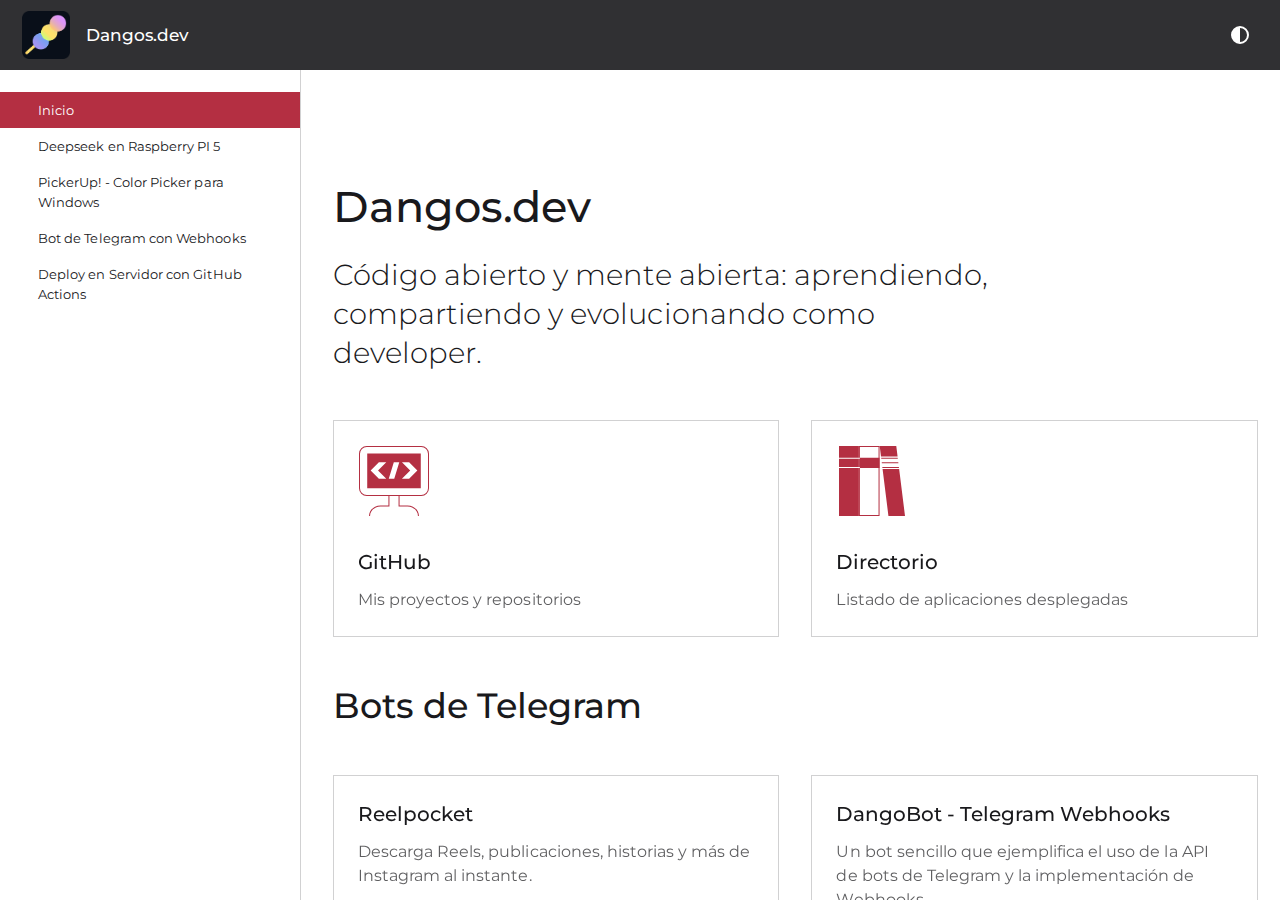
<file: index.html>
<!DOCTYPE html>
<html lang="en-US">
<meta charset="utf-8">
<title>You will be redirected shortly</title>
<meta http-equiv="refresh" content="0; url=dangos-dev.html">
<h1>Redirecting&hellip;</h1>
<a href="dangos-dev.html">Click here if you are not redirected.</a>
<script>location = "dangos-dev.html"</script>
</html>
</file>
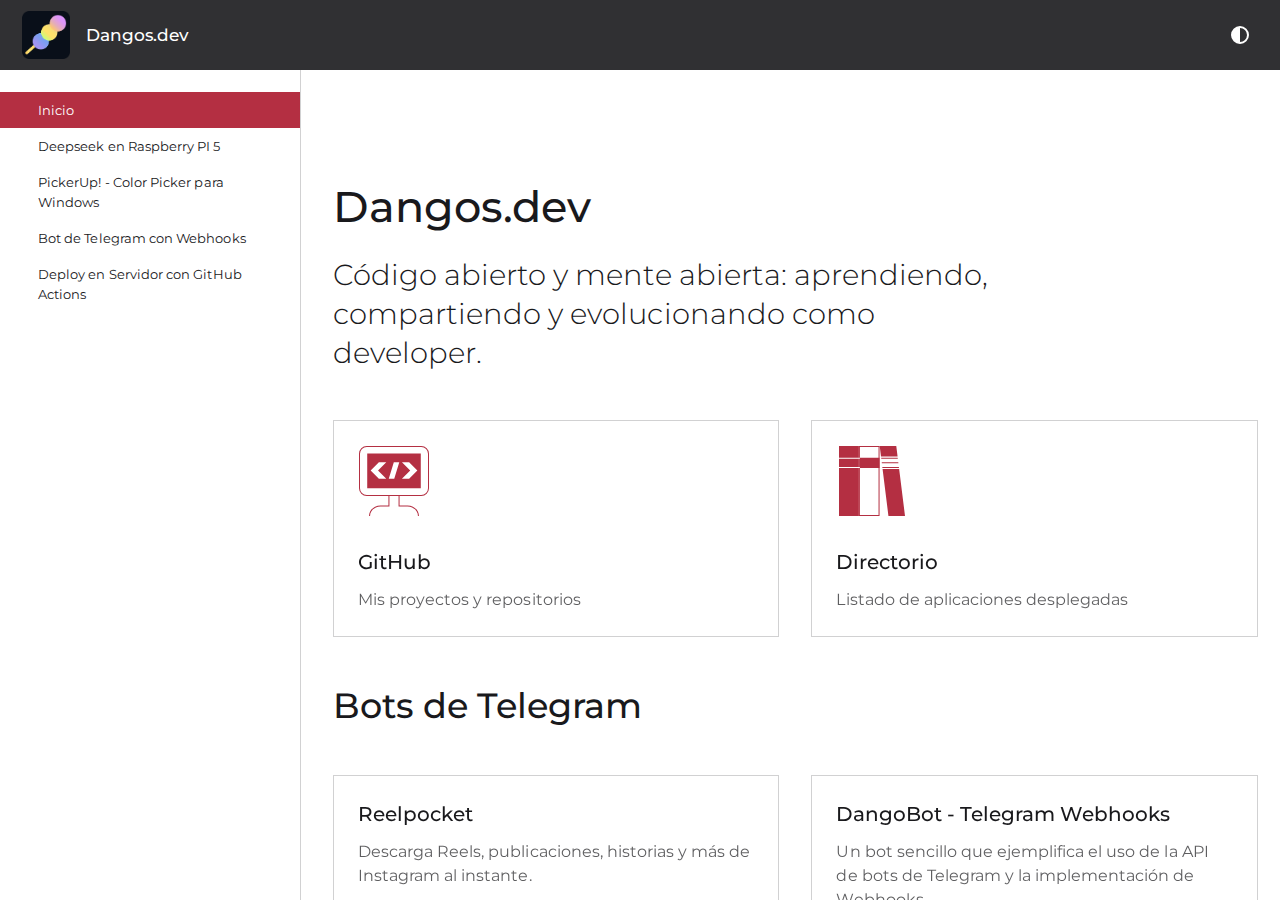
<file: dangos-dev.html>
<!DOCTYPE html SYSTEM "about:legacy-compat">
<html lang="en-US" data-preset="contrast" data-primary-color="#B42F42"><head><meta http-equiv="Content-Type" content="text/html; charset=UTF-8"><meta charset="UTF-8"><meta name="robots" content="noindex"><meta name="built-on" content="2025-02-25T22:31:03.8497214"><title>Inicio | Dangos.dev</title><script type="application/json" id="virtual-toc-data">[]</script><script type="application/json" id="topic-shortcuts"></script><link href="frontend/app.css" rel="stylesheet"><link href="static/custom.css" rel="stylesheet"><link rel="icon" type="image/png" sizes="16x16" href="images/logo-dango.png"><meta name="image" content=""><!-- Open Graph --><meta property="og:title" content="Inicio | Dangos.dev"><meta property="og:description" content=""><meta property="og:image" content=""><meta property="og:site_name" content="Dangos.dev Help"><meta property="og:type" content="website"><meta property="og:locale" content="en_US"><meta property="og:url" content="writerside-documentation/dangos-dev.html"><!-- End Open Graph --><!-- Twitter Card --><meta name="twitter:card" content="summary_large_image"><meta name="twitter:site" content=""><meta name="twitter:title" content="Inicio | Dangos.dev"><meta name="twitter:description" content=""><meta name="twitter:creator" content=""><meta name="twitter:image:src" content=""><!-- End Twitter Card --><!-- Schema.org WebPage --><script type="application/ld+json">{
    "@context": "http://schema.org",
    "@type": "WebPage",
    "@id": "writerside-documentation/dangos-dev.html#webpage",
    "url": "writerside-documentation/dangos-dev.html",
    "name": "Inicio | Dangos.dev",
    "description": "",
    "image": "",
    "inLanguage":"en-US"
}</script><!-- End Schema.org --><!-- Schema.org WebSite --><script type="application/ld+json">{
    "@type": "WebSite",
    "@id": "writerside-documentation/#website",
    "url": "writerside-documentation/",
    "name": "Dangos.dev Help"
}</script><!-- End Schema.org --></head><body data-id="Dangos-dev" data-main-title="Inicio" data-article-props="{&quot;seeAlsoStyle&quot;:&quot;links&quot;}" data-topic="starting-page-dangos-dev.json" data-template="section-page" data-breadcrumbs=""><script src="frontend/app.js"></script></body></html>
</file>
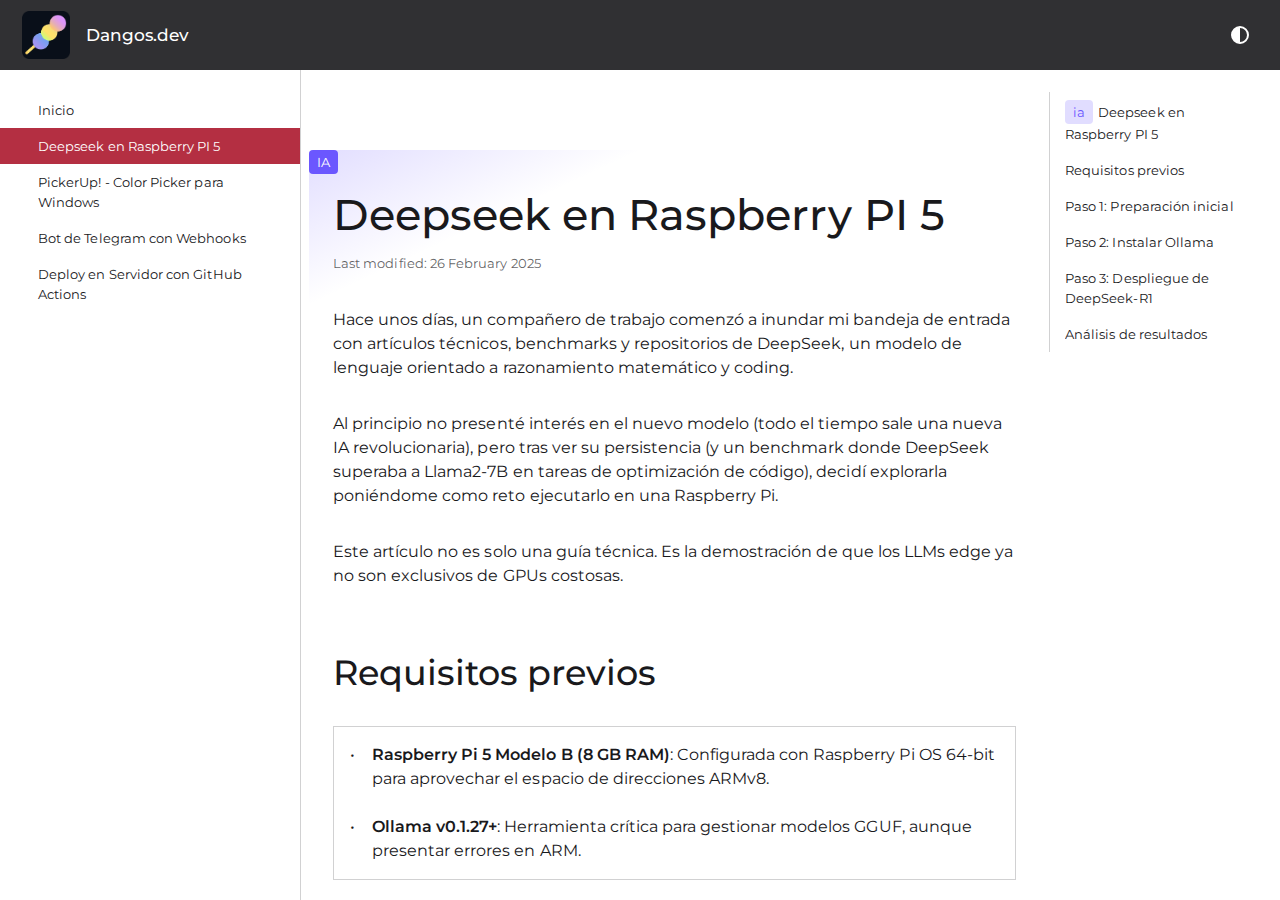
<file: deepseek-en-raspberry-pi-5.html>
<!DOCTYPE html SYSTEM "about:legacy-compat">
<html lang="en-US" data-preset="contrast" data-primary-color="#B42F42"><head><meta http-equiv="Content-Type" content="text/html; charset=UTF-8"><meta charset="UTF-8"><meta name="robots" content="noindex"><meta name="built-on" content="2025-02-25T22:31:03.8519723"><title>Deepseek en Raspberry PI 5 | Dangos.dev</title><script type="application/json" id="virtual-toc-data">[{"id":"yhokhp_6","level":0,"title":"Requisitos previos","anchor":"#yhokhp_6"},{"id":"yhokhp_7","level":0,"title":"Paso 1: Preparación inicial","anchor":"#yhokhp_7"},{"id":"yhokhp_8","level":0,"title":"Paso 2: Instalar Ollama","anchor":"#yhokhp_8"},{"id":"yhokhp_9","level":0,"title":"Paso 3: Despliegue de DeepSeek-R1","anchor":"#yhokhp_9"},{"id":"yhokhp_10","level":0,"title":"Análisis de resultados","anchor":"#yhokhp_10"}]</script><script type="application/json" id="topic-shortcuts"></script><link href="frontend/app.css" rel="stylesheet"><link href="static/custom.css" rel="stylesheet"><link rel="icon" type="image/png" sizes="16x16" href="images/logo-dango.png"><meta name="image" content=""><!-- Open Graph --><meta property="og:title" content="Deepseek en Raspberry PI 5 | Dangos.dev"><meta property="og:description" content=""><meta property="og:image" content=""><meta property="og:site_name" content="Dangos.dev Help"><meta property="og:type" content="website"><meta property="og:locale" content="en_US"><meta property="og:url" content="writerside-documentation/deepseek-en-raspberry-pi-5.html"><!-- End Open Graph --><!-- Twitter Card --><meta name="twitter:card" content="summary_large_image"><meta name="twitter:site" content=""><meta name="twitter:title" content="Deepseek en Raspberry PI 5 | Dangos.dev"><meta name="twitter:description" content=""><meta name="twitter:creator" content=""><meta name="twitter:image:src" content=""><!-- End Twitter Card --><!-- Schema.org WebPage --><script type="application/ld+json">{
    "@context": "http://schema.org",
    "@type": "WebPage",
    "@id": "writerside-documentation/deepseek-en-raspberry-pi-5.html#webpage",
    "url": "writerside-documentation/deepseek-en-raspberry-pi-5.html",
    "name": "Deepseek en Raspberry PI 5 | Dangos.dev",
    "description": "",
    "image": "",
    "inLanguage":"en-US"
}</script><!-- End Schema.org --><!-- Schema.org WebSite --><script type="application/ld+json">{
    "@type": "WebSite",
    "@id": "writerside-documentation/#website",
    "url": "writerside-documentation/",
    "name": "Dangos.dev Help"
}</script><!-- End Schema.org --></head><body data-id="Deepseek-en-Raspberry-PI-5" data-main-title="Deepseek en Raspberry PI 5" data-article-props="{&quot;seeAlsoStyle&quot;:&quot;links&quot;}" data-template="article" data-breadcrumbs=""><div class="wrapper"><main class="panel _main"><header class="panel__header"><div class="container"><h3>Dangos.dev  Help</h3><div class="panel-trigger"></div></div></header><section class="panel__content"><div class="container"><article class="article" data-shortcut-switcher="inactive"><h1 data-toc="Deepseek-en-Raspberry-PI-5" data-label-id="ia" id="Deepseek-en-Raspberry-PI-5.topic">Deepseek en Raspberry PI 5</h1><p id="yhokhp_3">Hace unos d&iacute;as, un compa&ntilde;ero de trabajo comenz&oacute; a inundar mi bandeja de entrada con art&iacute;culos t&eacute;cnicos, benchmarks y repositorios de DeepSeek, un modelo de lenguaje orientado a razonamiento matem&aacute;tico y coding.</p><p id="yhokhp_4">Al principio no present&eacute; inter&eacute;s en el nuevo modelo (todo el tiempo sale una nueva IA revolucionaria), pero tras ver su persistencia (y un benchmark donde DeepSeek superaba a Llama2-7B en tareas de optimizaci&oacute;n de c&oacute;digo), decid&iacute; explorarla poni&eacute;ndome como reto ejecutarlo en una Raspberry Pi.</p><p id="yhokhp_5">Este art&iacute;culo no es solo una gu&iacute;a t&eacute;cnica. Es la demostraci&oacute;n de que los LLMs edge ya no son exclusivos de GPUs costosas.</p><section class="chapter"><h2 id="yhokhp_6" data-toc="yhokhp_6">Requisitos previos</h2><section class="procedure-steps" id="yhokhp_11"><ul class="list _bullet" id="yhokhp_12"><li class="list__item" id="yhokhp_13"><p><b id="yhokhp_15">Raspberry Pi 5 Modelo B (8 GB RAM)</b>: Configurada con Raspberry Pi OS 64-bit para aprovechar el espacio de direcciones ARMv8.</p></li><li class="list__item" id="yhokhp_14"><p><b id="yhokhp_16">Ollama v0.1.27+</b>: Herramienta cr&iacute;tica para gestionar modelos GGUF, aunque presentar errores en ARM.</p></li></ul><ol class="list _decimal"></ol></section></section><section class="chapter"><h2 id="yhokhp_7" data-toc="yhokhp_7">Paso 1: Preparaci&oacute;n inicial</h2><section class="procedure-steps" id="yhokhp_17"><ol class="list _decimal"><li class="list__item" id="yhokhp_18"><p><b id="yhokhp_21">Acceso remoto</b>: Configur&eacute; SSH con claves RSA para seguridad, usando JetBrains Gateway por integraci&oacute;n con el IDE.</p></li><li class="list__item" id="yhokhp_19"><p><b id="yhokhp_22">Actualizaci&oacute;n de paquetes</b>: Esencial para evitar conflictos con bibliotecas compartidas: </p><div class="code-block" data-lang="bash">
                    sudo apt update
                    sudo apt upgrade -y
                </div></li><li class="list__item" id="yhokhp_20"><p>El paquete curl suele venir preinstalado en Raspberry Pi OS, pero es recomendable verificarlo. </p><div class="code-block" data-lang="bash">
                    sudo apt install curl -y
                </div></li></ol></section></section><section class="chapter"><h2 id="yhokhp_8" data-toc="yhokhp_8">Paso 2: Instalar Ollama</h2><section class="procedure-steps" id="yhokhp_25"><p>Ollama es un marco ligero para ejecutar LLMs localmente. Aunque no es oficialmente compatible con ARM, funciona en Raspberry Pi 5 usando la versi&oacute;n Linux ARM64: </p><ol class="list _decimal"><li class="list__item" id="yhokhp_26"><p>Descargar e instalar Ollama: </p><div class="code-block" data-lang="bash">
                    curl -fsSL https://ollama.com/install.sh | sh
                </div></li><li class="list__item" id="yhokhp_27"><p>Verificar la instalaci&oacute;n: </p><div class="code-block" data-lang="bash">
                    ollama --version
                    # Debe mostrar: &quot;ollama version 0.1.x&quot;
                </div></li></ol></section></section><section class="chapter"><h2 id="yhokhp_9" data-toc="yhokhp_9">Paso 3: Despliegue de DeepSeek-R1</h2><section class="procedure-steps" id="yhokhp_30"><ol class="list _decimal"><li class="list__item" id="yhokhp_31"><p><b id="yhokhp_33">Descarga y ejecuci&oacute;n</b>: </p><div class="code-block" data-lang="bash">
                ollama run deepseek-r1:1.5b
            </div></li><li class="list__item" id="yhokhp_32"><p><b id="yhokhp_35">Prueba de concepto</b>: </p><figure id="yhokhp_36"><a href="images/deepseek_demo1.png" class="lightbox"><img alt="Respondiendo a la pregunta '&iquest;Qu&eacute; es una derivada?'" src="images/deepseek_demo1.png" title="Respondiendo a la pregunta '&iquest;Qu&eacute; es una derivada?'" width="200" height="227"></a></figure></li></ol></section></section><section class="chapter"><h2 id="yhokhp_10" data-toc="yhokhp_10">An&aacute;lisis de resultados</h2><div class="table-wrapper"><table class="wide" id="yhokhp_37"><thead><tr class="ijRowHead" id="yhokhp_41"><th id="yhokhp_44"><p>M&eacute;trica</p></th><th id="yhokhp_45"><p>Valor</p></th><th id="yhokhp_46"><p>Implicaci&oacute;n t&eacute;cnica</p></th></tr></thead><tbody><tr id="yhokhp_42"><td id="yhokhp_47"><p>Uso de RAM</p></td><td id="yhokhp_48"><p>3.8 GB</p></td><td id="yhokhp_49"><p>Requiere gesti&oacute;n activa de swap en Pi de 4 GB</p></td></tr><tr id="yhokhp_43"><td id="yhokhp_50"><p>Temperatura CPU</p></td><td id="yhokhp_51"><p>72&deg;C (sin cooling activo)</p></td><td id="yhokhp_52"><p>Necesidad de disipador pasivo</p></td></tr></tbody></table></div><p id="yhokhp_38">Debido a la gran cantidad de recursos que puede consumir ejecutar un modelo de inteligencia artificial localmente, es recomendable tener suficiente memoria y procesamiento.</p><p id="yhokhp_39">Disponer de una GPU, aumentar el swap, usar modelos destilados y monitorear la ventilaci&oacute;n son actividades que ayudar&aacute;n a la ejecuci&oacute;n flu&iacute;da del modelo.</p><div class="code-block" data-lang="bash">
                # Aumentar el swap modificando CONF_SWAPSIZE=4096, por ejemplo
                sudo nano /etc/dphys-swapfile
                sudo systemctl restart dphys-swapfile
            </div></section><p> &iquest;Vali&oacute; la pena el intento? Absolutamente. Como prueba de concepto, demuestra que los LLMs accesibles ya est&aacute;n aqu&iacute;.</p><div class="last-modified">Last modified: 26 February 2025</div><div data-feedback-placeholder="true"></div><div class="navigation-links _bottom"><a href="dangos-dev.html" class="navigation-links__prev">Inicio</a><a href="pickerup.html" class="navigation-links__next">PickerUp! - Color Picker para Windows</a></div></article><div id="disqus_thread"></div></div></section></main></div><script src="frontend/app.js"></script></body></html>
</file>
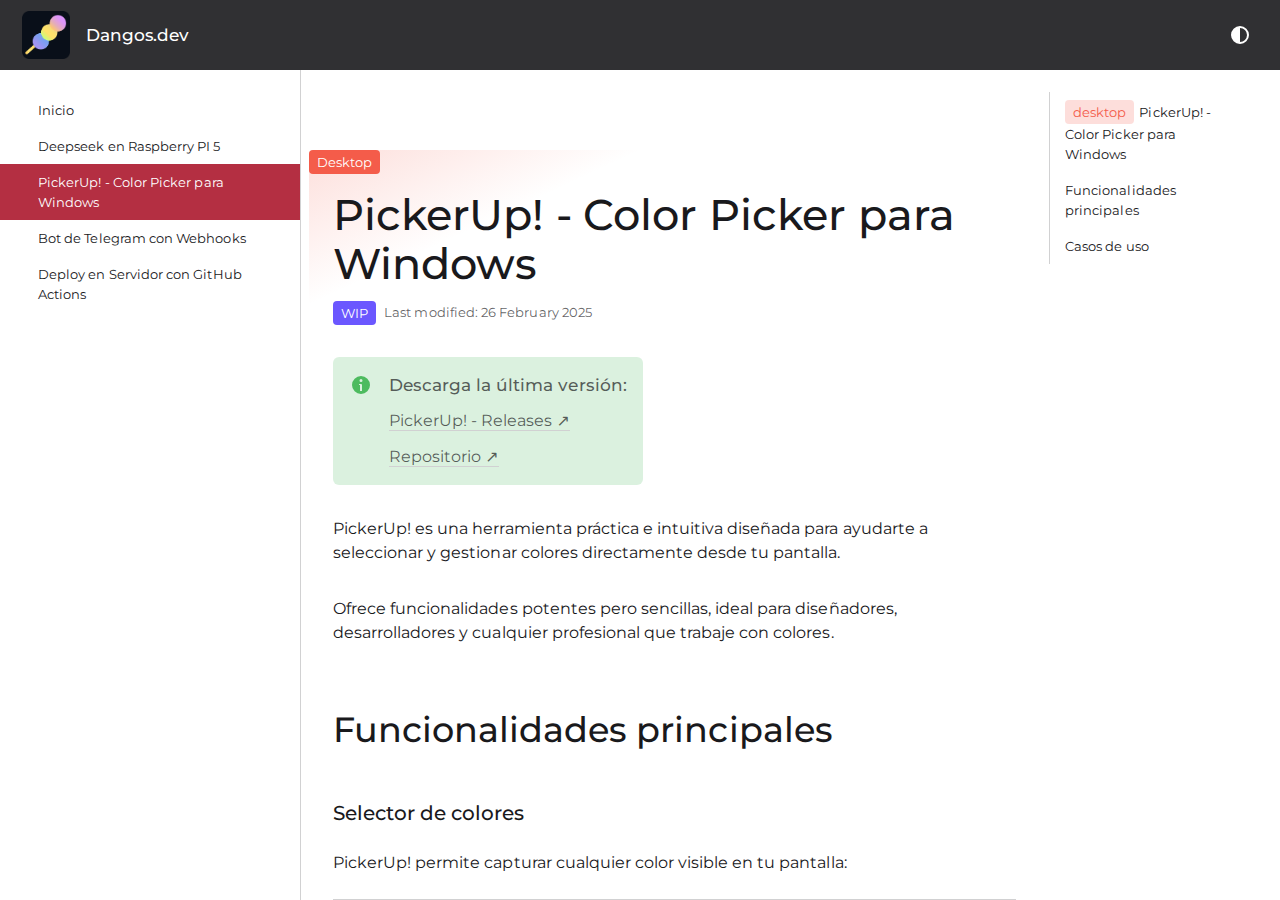
<file: pickerup.html>
<!DOCTYPE html SYSTEM "about:legacy-compat">
<html lang="en-US" data-preset="contrast" data-primary-color="#B42F42"><head><meta http-equiv="Content-Type" content="text/html; charset=UTF-8"><meta charset="UTF-8"><meta name="robots" content="noindex"><meta name="built-on" content="2025-02-25T22:31:03.8497214"><title>PickerUp! - Color Picker para Windows | Dangos.dev</title><script type="application/json" id="virtual-toc-data">[{"id":"-nimrx5_7","level":0,"title":"Funcionalidades principales","anchor":"#-nimrx5_7"},{"id":"-nimrx5_8","level":0,"title":"Casos de uso","anchor":"#-nimrx5_8"}]</script><script type="application/json" id="topic-shortcuts"></script><link href="frontend/app.css" rel="stylesheet"><link href="static/custom.css" rel="stylesheet"><link rel="icon" type="image/png" sizes="16x16" href="images/logo-dango.png"><meta name="image" content=""><!-- Open Graph --><meta property="og:title" content="PickerUp! - Color Picker para Windows | Dangos.dev"><meta property="og:description" content=""><meta property="og:image" content=""><meta property="og:site_name" content="Dangos.dev Help"><meta property="og:type" content="website"><meta property="og:locale" content="en_US"><meta property="og:url" content="writerside-documentation/pickerup.html"><!-- End Open Graph --><!-- Twitter Card --><meta name="twitter:card" content="summary_large_image"><meta name="twitter:site" content=""><meta name="twitter:title" content="PickerUp! - Color Picker para Windows | Dangos.dev"><meta name="twitter:description" content=""><meta name="twitter:creator" content=""><meta name="twitter:image:src" content=""><!-- End Twitter Card --><!-- Schema.org WebPage --><script type="application/ld+json">{
    "@context": "http://schema.org",
    "@type": "WebPage",
    "@id": "writerside-documentation/pickerup.html#webpage",
    "url": "writerside-documentation/pickerup.html",
    "name": "PickerUp! - Color Picker para Windows | Dangos.dev",
    "description": "",
    "image": "",
    "inLanguage":"en-US"
}</script><!-- End Schema.org --><!-- Schema.org WebSite --><script type="application/ld+json">{
    "@type": "WebSite",
    "@id": "writerside-documentation/#website",
    "url": "writerside-documentation/",
    "name": "Dangos.dev Help"
}</script><!-- End Schema.org --></head><body data-id="PickerUp" data-main-title="PickerUp! - Color Picker para Windows" data-article-props="{&quot;seeAlsoStyle&quot;:&quot;links&quot;}" data-template="article" data-breadcrumbs=""><div class="wrapper"><main class="panel _main"><header class="panel__header"><div class="container"><h3>Dangos.dev  Help</h3><div class="panel-trigger"></div></div></header><section class="panel__content"><div class="container"><article class="article" data-shortcut-switcher="inactive"><h1 data-toc="PickerUp" data-label-id="desktop" data-annotation-ids="wip" id="PickerUp.topic">PickerUp! - Color Picker para Windows</h1><aside class="prompt" data-type="note" data-title="Descarga la última versión:" id="-nimrx5_4"><p id="-nimrx5_10"></p><p id="-nimrx5_11"><a href="https://github.com/dangos-dev/PickerUp/releases" id="-nimrx5_13" data-external="true" rel="noopener noreferrer">PickerUp! - Releases</a></p><p id="-nimrx5_12"><a href="https://github.com/dangos-dev/PickerUp" id="-nimrx5_14" data-external="true" rel="noopener noreferrer">Repositorio</a></p></aside><p id="-nimrx5_5">PickerUp! es una herramienta pr&aacute;ctica e intuitiva dise&ntilde;ada para ayudarte a seleccionar y gestionar colores directamente desde tu pantalla.</p><p id="-nimrx5_6">Ofrece funcionalidades potentes pero sencillas, ideal para dise&ntilde;adores, desarrolladores y cualquier profesional que trabaje con colores.</p><section class="chapter"><h2 id="-nimrx5_7" data-toc="-nimrx5_7">Funcionalidades principales</h2><section class="chapter"><h3 id="-nimrx5_15" data-toc="-nimrx5_15">Selector de colores</h3><p id="-nimrx5_20">PickerUp! permite capturar cualquier color visible en tu pantalla:</p><section class="procedure-steps"><h3 id="-nimrx5_21" data-toc="-nimrx5_21">Uso</h3><ol class="list _decimal"><li class="list__item" id="-nimrx5_22"><p>Presiona ALT + D para activar el selector.</p></li><li class="list__item" id="-nimrx5_23"><p>Mueve el cursor sobre el &aacute;rea deseada para capturar el color.</p></li><li class="list__item" id="-nimrx5_24"><p>El c&oacute;digo del color se mostrar&aacute; en el formato elegido (por defecto: hexadecimal).</p></li></ol></section></section><section class="chapter"><h3 id="-nimrx5_16" data-toc="-nimrx5_16">Vista previa del color</h3><p>Tras seleccionar un color, PickerUp! muestra una previsualizaci&oacute;n para confirmar visualmente el tono exacto.</p></section><section class="chapter"><h3 id="-nimrx5_17" data-toc="-nimrx5_17">Copiar al portapapeles</h3><section class="procedure-steps" id="-nimrx5_25"><ol class="list _decimal"><li class="list__item" id="-nimrx5_26"><p>Haz clic en el bot&oacute;n de portapapeles junto al c&oacute;digo del color.</p></li><li class="list__item" id="-nimrx5_27"><p>&iexcl;Listo! El c&oacute;digo se copiar&aacute; para pegarlo en herramientas de dise&ntilde;o, editores de c&oacute;digo, etc.</p></li><li class="list__item" id="-nimrx5_28"><p>Tambi&eacute;n puedes activar el copiado autom&aacute;tico en las configuraciones.</p></li></ol></section></section><section class="chapter"><h3 id="-nimrx5_18" data-toc="-nimrx5_18">Formatos personalizables</h3><section class="procedure-steps" id="-nimrx5_29"><ul class="list _bullet"><li class="list__item" id="-nimrx5_30"><p>Hexadecimal <code class="code" id="-nimrx5_33">(#RRGGBB)</code></p></li><li class="list__item" id="-nimrx5_31"><p>RGB <code class="code" id="-nimrx5_34">(rgb(255, 0, 0))</code></p></li><li class="list__item" id="-nimrx5_32"><p>HSL <code class="code" id="-nimrx5_35">(hsl(0, 100%, 50%))</code></p></li></ul></section></section><section class="chapter"><h3 id="-nimrx5_19" data-toc="-nimrx5_19">Historial de colores</h3><p id="-nimrx5_36">Los colores seleccionados se guardan en bloques en la parte inferior de la interfaz.</p><p id="-nimrx5_37">Haz clic en un color del historial para copiar su c&oacute;digo autom&aacute;ticamente.</p></section></section><section class="chapter"><h2 id="-nimrx5_8" data-toc="-nimrx5_8">Casos de uso</h2><dl id="-nimrx5_38" data-style="title-top"><dt id="-nimrx5_39" data-expandable="false">Dise&ntilde;adores</dt><dd><p>Captura colores de paletas en navegadores y &uacute;salos en Figma o Adobe XD.</p></dd><dt id="-nimrx5_40" data-expandable="false">Desarrolladores</dt><dd><p>Extrae c&oacute;digos de interfaces para aplicarlos en CSS o estilos.</p></dd><dt id="-nimrx5_41" data-expandable="false">Usuarios casuales</dt><dd><p>Identifica colores espec&iacute;ficos en im&aacute;genes o sitios web.</p></dd></dl></section><p id="-nimrx5_9">&iexcl;Potencia tu creatividad con PickerUp! y simplifica tu gesti&oacute;n de colores como nunca antes. 🎨🚀</p><div class="last-modified">Last modified: 26 February 2025</div><div data-feedback-placeholder="true"></div><div class="navigation-links _bottom"><a href="deepseek-en-raspberry-pi-5.html" class="navigation-links__prev">Deepseek en Raspberry PI 5</a><a href="bots-webhooks.html" class="navigation-links__next">Bot de Telegram con Webhooks</a></div></article><div id="disqus_thread"></div></div></section></main></div><script src="frontend/app.js"></script></body></html>
</file>
